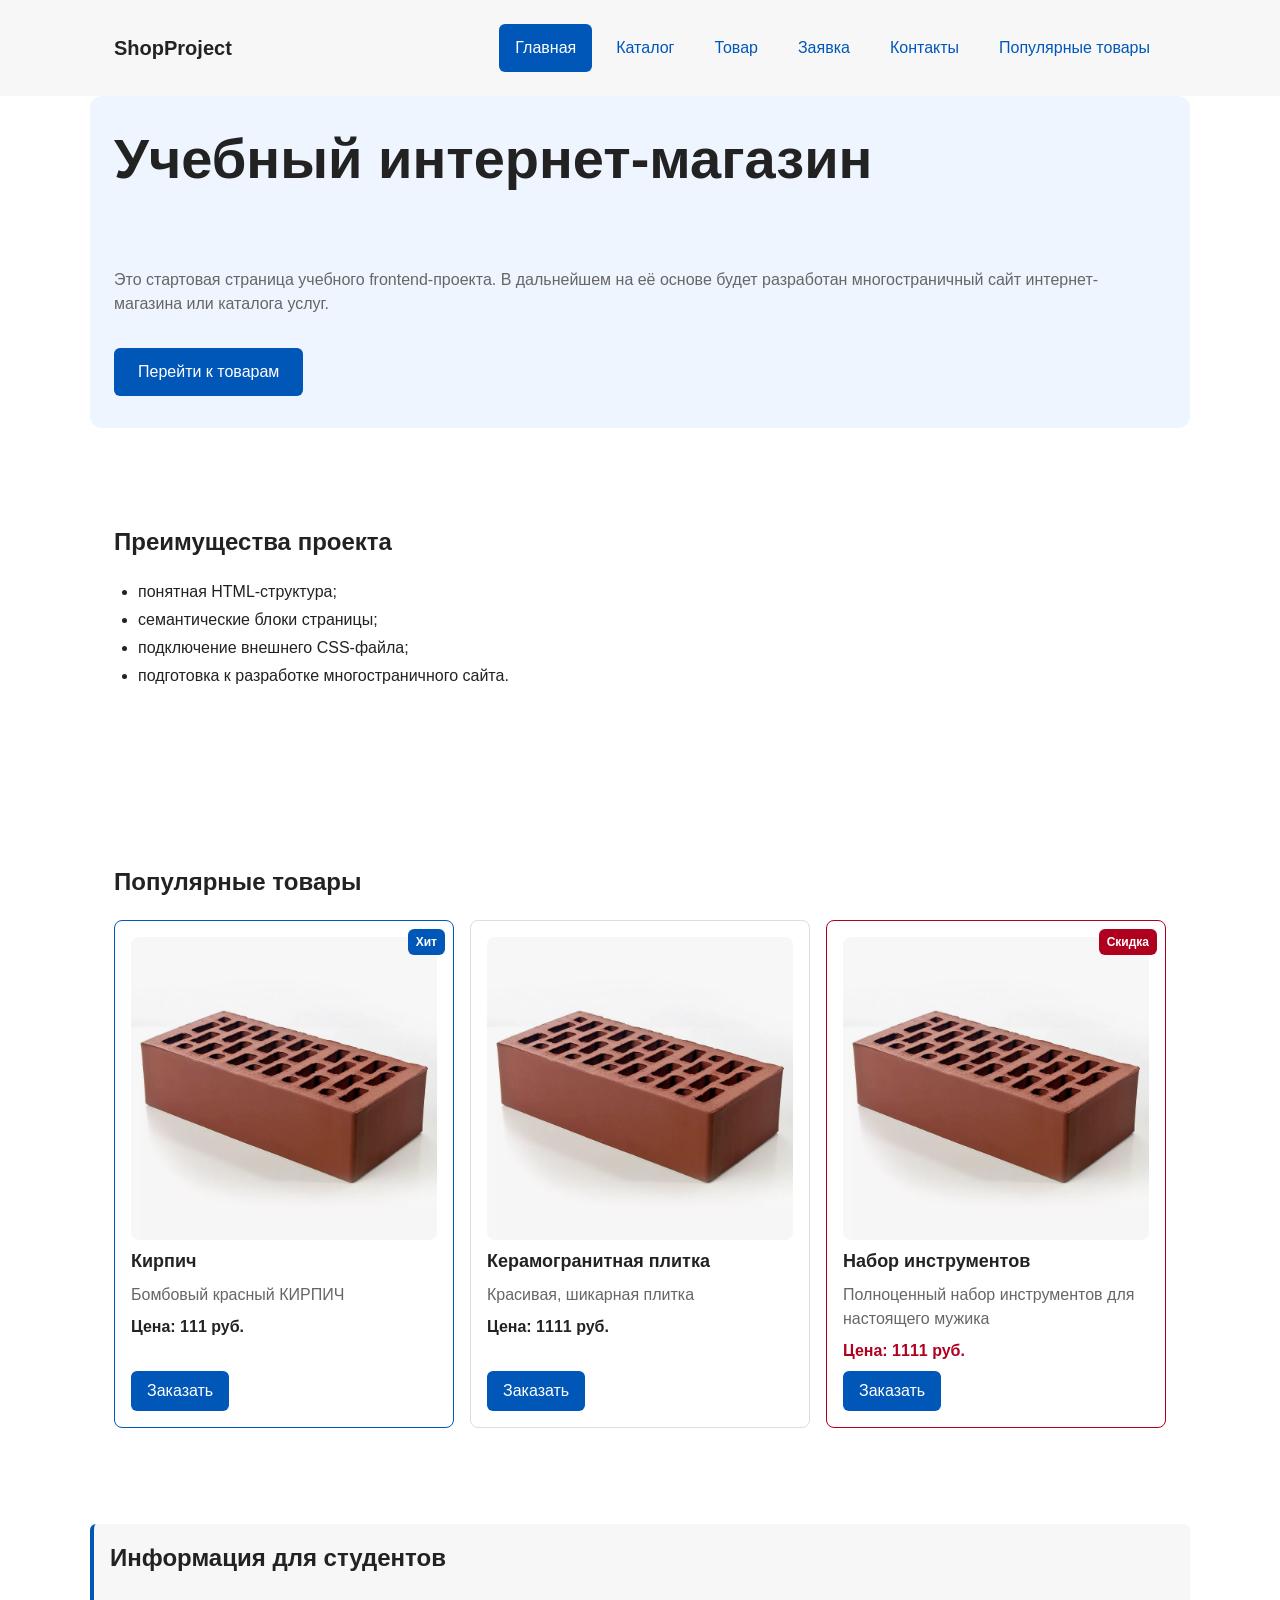
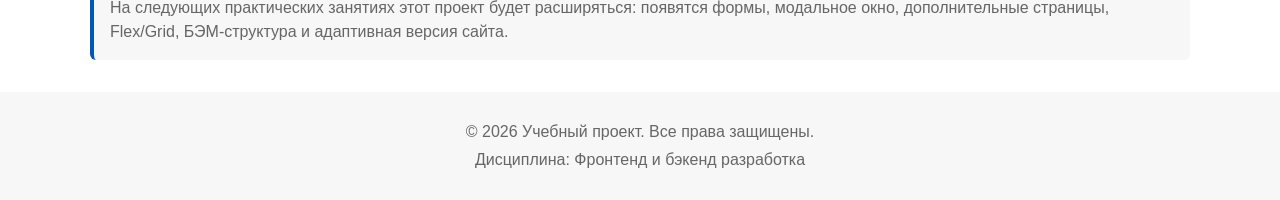
<file: index.html>
<!DOCTYPE html>
<html lang="ru">

<head>
  <meta charset="UTF-8">
  <meta name="viewport" content="width=device-width, initial-scale=1.0">
  <meta name="description" content="Учебный интернет-магазин: главная страница с популярными товарами.">
  <title>Учебный интернет-магазин — Главная</title>
  <link rel="stylesheet" href="css/style.css">
  <link rel="stylesheet" href="css/responsive.css">
</head>

<body>
  <a class="skip-link" href="#main">Перейти к основному содержимому</a>

  <header class="site-header">
    <div class="site-header__inner">
      <a class="site-header__logo" href="index.html">ShopProject</a>

      <nav class="site-nav" aria-label="Основная навигация">
        <ul class="site-nav__list">
          <li class="site-nav__item">
            <a class="site-nav__link site-nav__link--active" href="index.html">Главная</a>
          </li>
          <li class="site-nav__item">
            <a class="site-nav__link" href="catalog.html">Каталог</a>
          </li>
          <li class="site-nav__item">
            <a class="site-nav__link" href="product.html">Товар</a>
          </li>
          <li class="site-nav__item">
            <a class="site-nav__link" href="order.html">Заявка</a>
          </li>
          <li class="site-nav__item">
            <a class="site-nav__link" href="contacts.html">Контакты</a>
          </li>
          <li class="site-nav__item">
            <a class="site-nav__link" href="#popular">Популярные товары</a>
          </li>
        </ul>
      </nav>
    </div>
  </header>

  <main id="main" class="main">
    <section class="hero">
      <div class="hero__content">
        <h1 class="hero__title">Учебный интернет-магазин</h1>
        <p class="hero__text">
          Это стартовая страница учебного frontend-проекта.
          В дальнейшем на её основе будет разработан многостраничный сайт
          интернет-магазина или каталога услуг.
        </p>
        <a class="button button--primary" href="#popular">Перейти к товарам</a>
      </div>
    </section>

    <section class="section" id="advantages">
      <h2 class="section__title">Преимущества проекта</h2>
      <ul class="advantages-list">
        <li class="advantages-list__item">понятная HTML-структура;</li>
        <li class="advantages-list__item">семантические блоки страницы;</li>
        <li class="advantages-list__item">подключение внешнего CSS-файла;</li>
        <li class="advantages-list__item">подготовка к разработке многостраничного сайта.</li>
      </ul>
    </section>

    <section class="section" id="popular">
      <h2 class="section__title">Популярные товары</h2>

      <div class="products-grid">
        <article class="product-card product-card--featured">
          <span class="product-card__badge">Хит</span>
          <img src="img/tovar1.jpg" srcset="img/tovar1.png 480w,
          img/tovar1.jpg 640w,
          img/tovar1.jpg 960w" sizes="(max-width: 639px) 100vw,
         (max-width: 1023px) 50vw,
         33vw" alt="Товар 1" width="640" height="480" loading="lazy" class="product-card__image">
          <h3 class="product-card__title">Кирпич</h3>
          <p class="product-card__description">Бомбовый красный КИРПИЧ</p>
          <p class="product-card__price">Цена: 111 руб.</p>
          <button class="button button--primary product-card__button" type="button" data-product="Оконная рама">
            Заказать
          </button>
        </article>

        <article class="product-card">
          <img src="img/tovar2.png" srcset="img/tovar1.png 480w,
          img/tovar2.png 640w,
          img/tovar2.png 960w" sizes="(max-width: 639px) 100vw,
         (max-width: 1023px) 50vw,
         33vw" alt="Товар 2" width="640" height="480" loading="lazy" class="product-card__image">
          <h3 class="product-card__title">Керамогранитная плитка</h3>
          <p class="product-card__description">Красивая, шикарная плитка</p>
          <p class="product-card__price">Цена: 1111 руб.</p>
          <button class="button button--primary product-card__button" type="button" data-product="Мансардное окно">
            Заказать
          </button>
        </article>

        <article class="product-card product-card--discount">
          <span class="product-card__badge product-card__badge--sale">Скидка</span>
          <img src="img/tovar3.jpg" srcset="img/tovar1.png 480w,
          img/tovar3.jpg 640w,
          img/tovar3.jpg 960w" sizes="(max-width: 639px) 100vw,
         (max-width: 1023px) 50vw,
         33vw" alt="Товар 3" width="640" height="480" loading="lazy" class="product-card__image">
          <h3 class="product-card__title">Набор инструментов</h3>
          <p class="product-card__description">Полноценный набор инструментов для настоящего мужика</p>
          <p class="product-card__price">Цена: 1111 руб.</p>
          <button class="button button--primary product-card__button" type="button" data-product="Жалюзи">
            Заказать
          </button>
        </article>
      </div>
    </section>

    <aside class="aside-info">
      <h2 class="aside-info__title">Информация для студентов</h2>
      <p class="aside-info__text">
        На следующих практических занятиях этот проект будет расширяться:
        появятся формы, модальное окно, дополнительные страницы, Flex/Grid,
        БЭМ-структура и адаптивная версия сайта.
      </p>
    </aside>
    
  </main>

  <footer class="site-footer" id="contacts">
    <p class="site-footer__text">&copy; 2026 Учебный проект. Все права защищены.</p>
    <p class="site-footer__text">Дисциплина: Фронтенд и бэкенд разработка</p>
  </footer>

  <button class="to-top" id="to-top" type="button" aria-label="Наверх">↑</button>

  <dialog class="order-dialog" id="order-dialog" aria-labelledby="order-dialog-title">
    <h2 class="order-dialog__title" id="order-dialog-title">Оформление заявки</h2>

    <form class="order-form" id="order-form" action="#" method="post" novalidate>
      <input id="selected-product" name="selected-product" type="hidden">

      <div class="order-form__field">
        <label class="order-form__label" for="order-name">Имя</label>
        <input class="order-form__input" id="order-name" name="name" type="text" placeholder="Введите ваше имя"
          minlength="2" autocomplete="given-name" required>
      </div>

      <div class="order-form__field">
        <label class="order-form__label" for="order-email">E-mail</label>
        <input class="order-form__input" id="order-email" name="email" type="email" placeholder="example@mail.ru"
          autocomplete="email" required>
      </div>

      <div class="order-form__field">
        <label class="order-form__label" for="order-phone">Телефон</label>
        <input class="order-form__input" id="order-phone" name="phone" type="tel" inputmode="tel"
          placeholder="+7 (900) 000-00-00" pattern="^\+7 \(\d{3}\) \d{3}-\d{2}-\d{2}$" required>
        <small class="order-form__hint">Формат: +7 (900) 000-00-00</small>
      </div>

      <div class="order-form__field">
        <label class="order-form__label" for="order-date">Дата связи</label>
        <input class="order-form__input" id="order-date" name="date" type="date">
      </div>

      <div class="order-form__field">
        <label class="order-form__label" for="order-topic">Тема заявки</label>
        <select class="order-form__select" id="order-topic" name="topic" required>
          <option value="">Выберите тему</option>
          <option value="product">Заказ товара</option>
          <option value="consultation">Консультация</option>
          <option value="delivery">Доставка</option>
        </select>
      </div>

      <div class="order-form__field">
        <label class="order-form__label" for="order-comment">Комментарий</label>
        <textarea class="order-form__textarea" id="order-comment" name="comment" rows="4"
          placeholder="Укажите дополнительную информацию"></textarea>
      </div>

      <div class="order-form__field order-form__field--checkbox">
        <label class="order-form__label order-form__label--checkbox">
          <input class="order-form__checkbox" id="order-agreement" name="agreement" type="checkbox" required>
          Я согласен на обработку данных
        </label>
      </div>

      <div class="order-form__actions">
        <button class="button button--secondary" type="button" id="close-order-dialog">Закрыть</button>
        <button class="button button--primary" type="submit">Отправить заявку</button>
      </div>
    </form>
  </dialog>

  <p class="success-message" id="success-message" hidden>Форма успешно отправлена!</p>

  <script src="js/data.js" defer></script>
  <script src="js/main.js" defer></script>

</body>

</html>
</file>
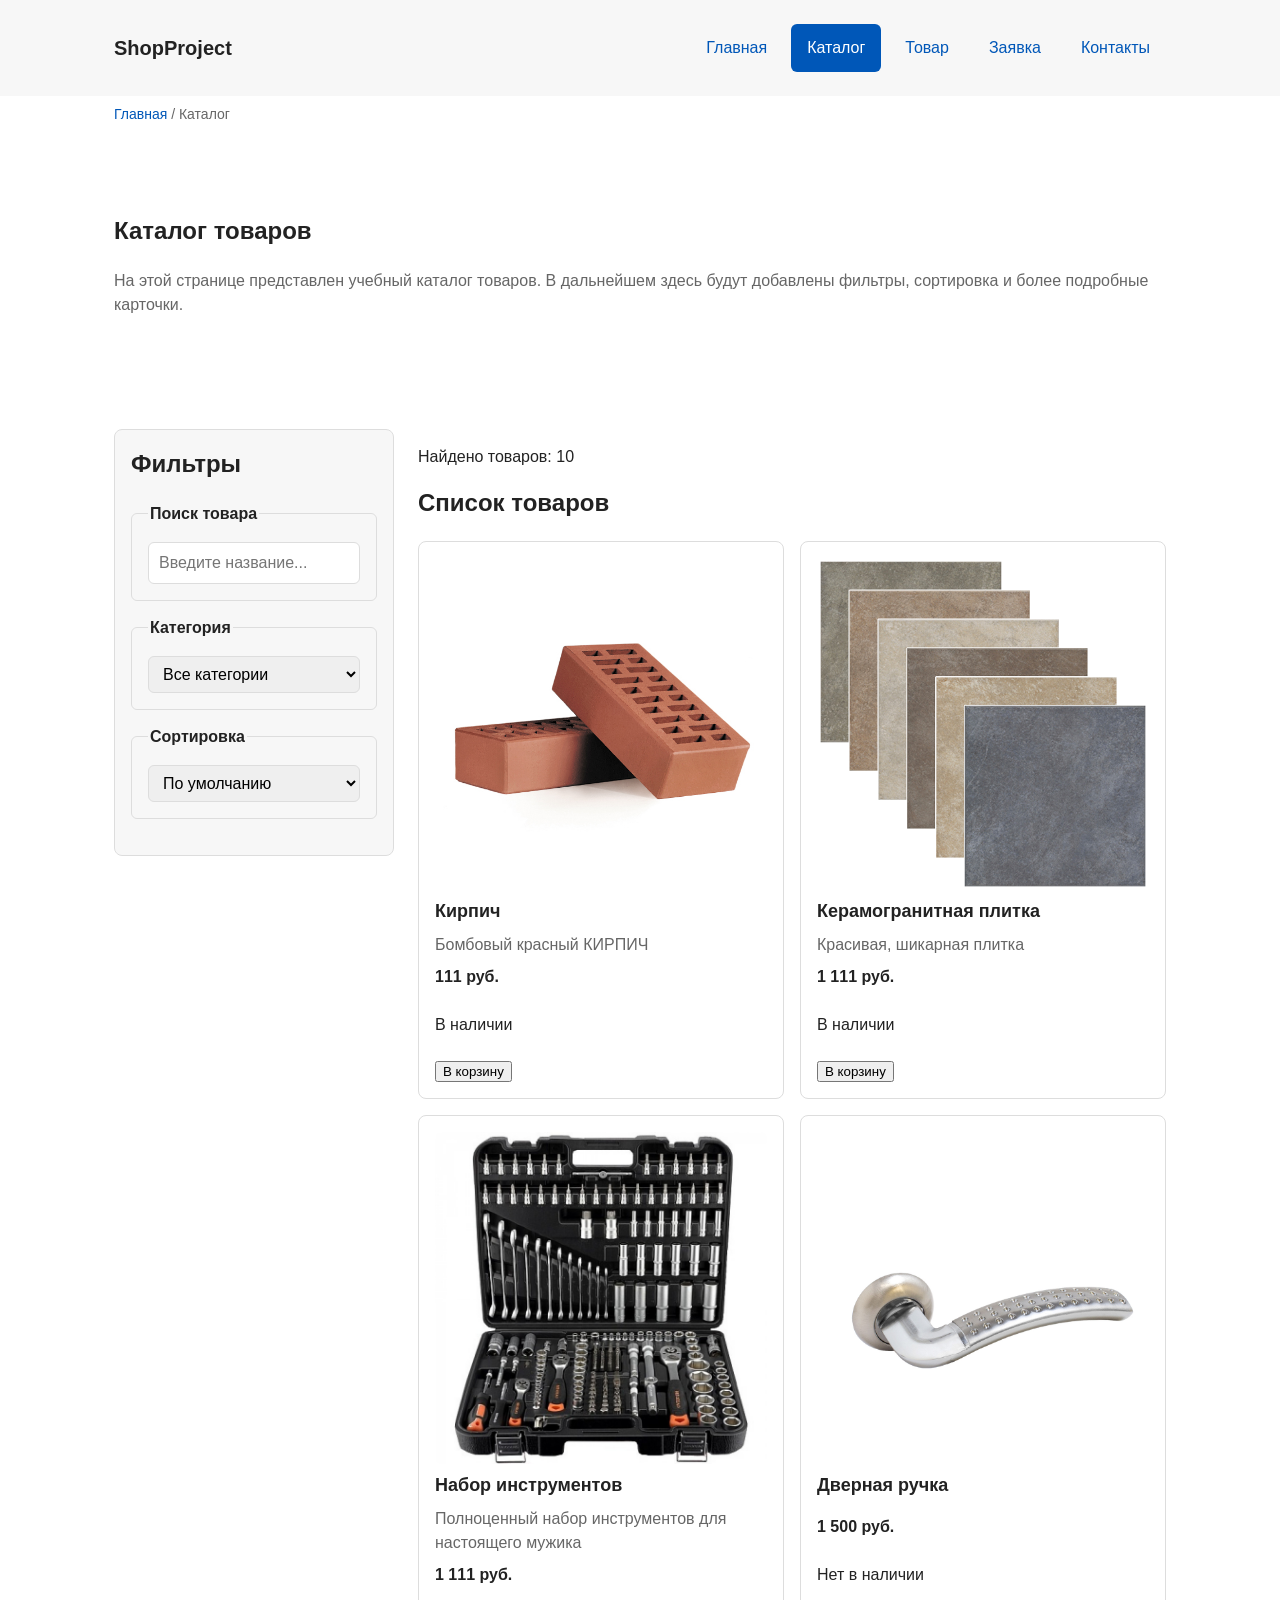
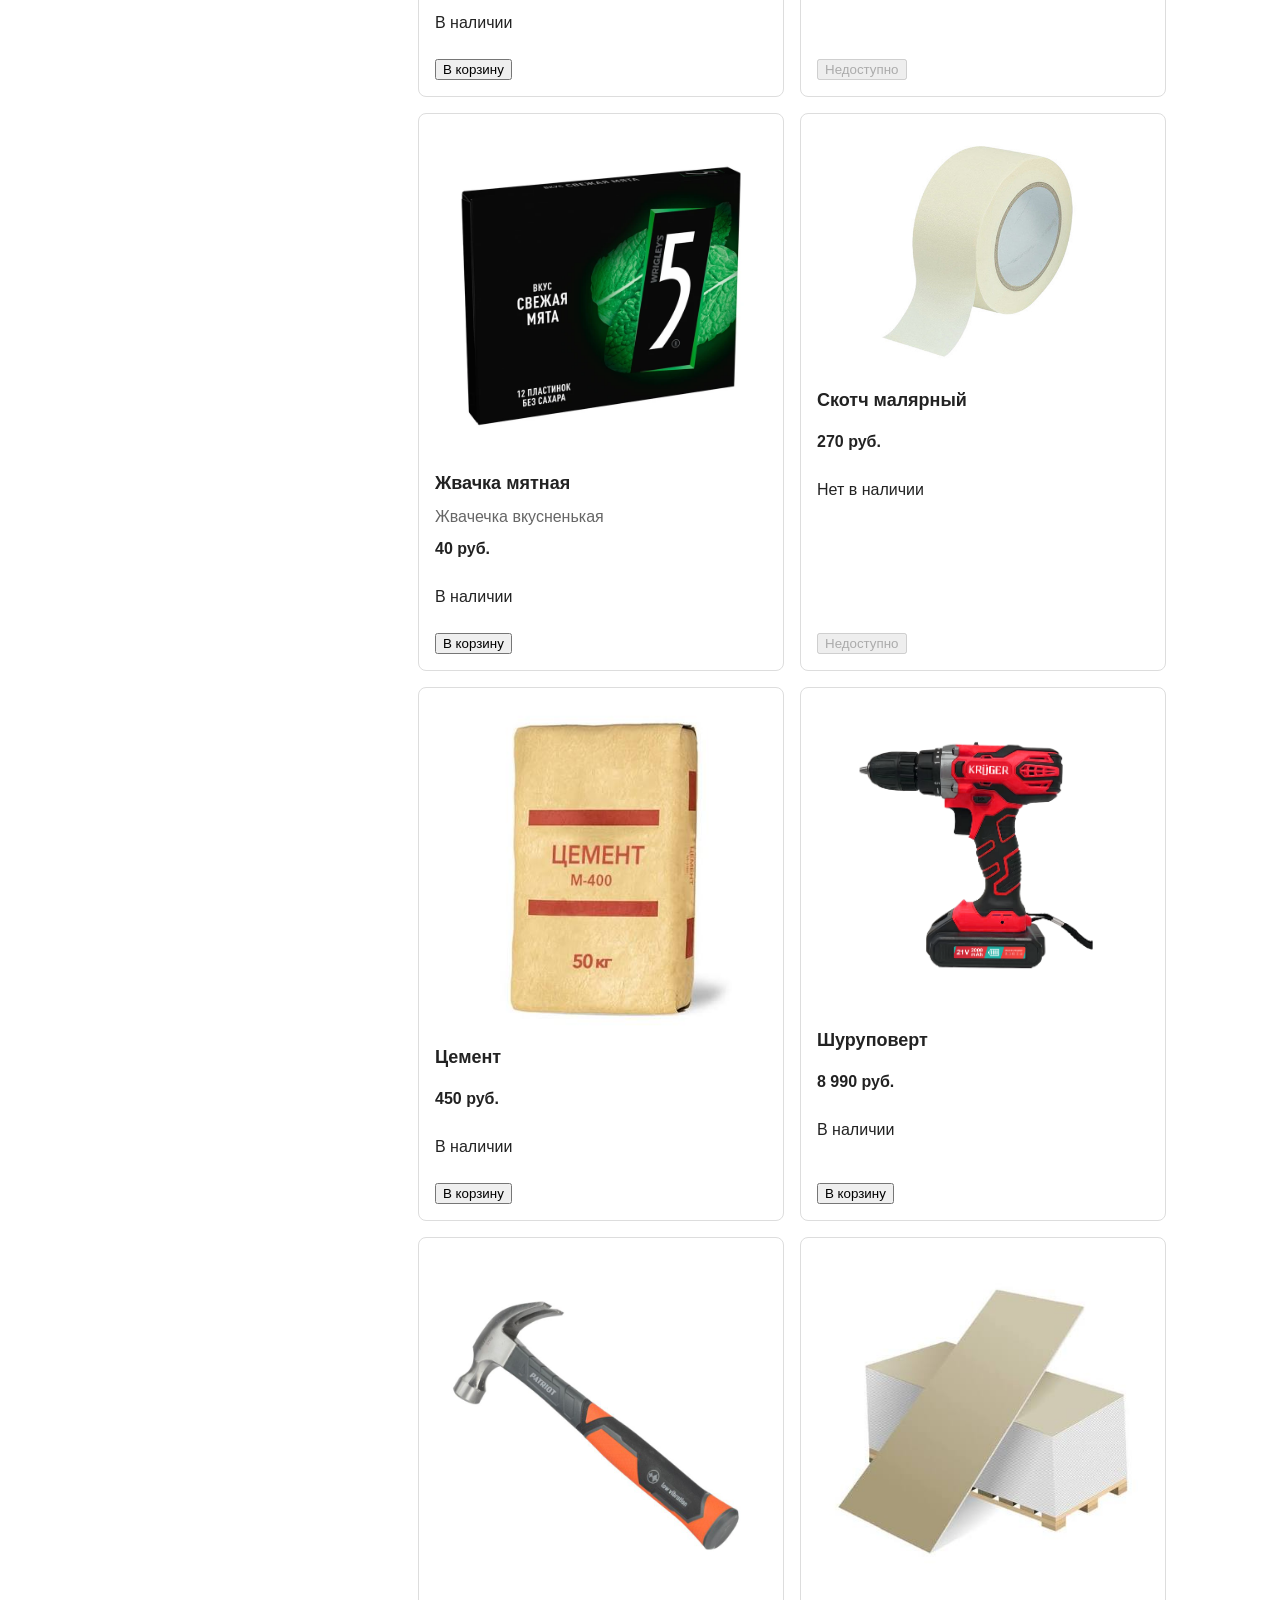
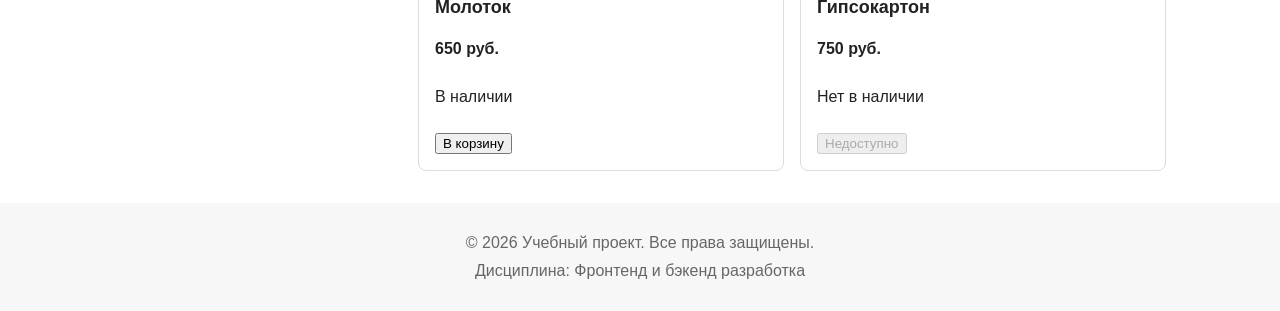
<file: catalog.html>
<!DOCTYPE html>
<html lang="ru">

<head>
  <meta charset="UTF-8">
  <meta name="viewport" content="width=device-width, initial-scale=1.0">
  <meta name="description" content="Каталог товаров учебного интернет-магазина.">
  <title>Каталог товаров — Учебный интернет-магазин</title>
  <link rel="stylesheet" href="css/style.css">
  <link rel="stylesheet" href="css/responsive.css">
</head>

<body>
  <a class="skip-link" href="#main">Перейти к основному содержимому</a>

  <header class="site-header">
    <div class="site-header__inner">
      <a class="site-header__logo" href="index.html">ShopProject</a>
      <nav class="site-nav" aria-label="Основная навигация">
        <ul class="site-nav__list">
          <li class="site-nav__item"><a class="site-nav__link" href="index.html">Главная</a></li>
          <li class="site-nav__item"><a class="site-nav__link site-nav__link--active" href="catalog.html">Каталог</a>
          </li>
          <li class="site-nav__item"><a class="site-nav__link" href="product.html">Товар</a></li>
          <li class="site-nav__item"><a class="site-nav__link" href="order.html">Заявка</a></li>
          <li class="site-nav__item"><a class="site-nav__link" href="contacts.html">Контакты</a></li>
        </ul>
      </nav>
    </div>
  </header>

  <main id="main" class="main">
    <nav class="breadcrumbs" aria-label="Хлебные крошки">
      <a class="breadcrumbs__link" href="index.html">Главная</a>
      <span class="breadcrumbs__current">Каталог</span>
    </nav>

    <section class="section">
      <h1 class="section__title">Каталог товаров</h1>
      <p class="section__text">
        На этой странице представлен учебный каталог товаров.
        В дальнейшем здесь будут добавлены фильтры, сортировка и более
        подробные карточки.
      </p>
    </section>

    <section class="catalog-layout">

      <aside class="catalog-filters">
        <h2 class="catalog-filters__title">Фильтры</h2>

        <section class="catalog-controls" aria-label="Управление каталогом"
          style="display: flex; flex-direction: column; gap: 15px; margin-bottom: 20px;">


          <fieldset class="filters-form__group">
            <legend class="filters-form__legend">Поиск товара</legend>
            <input id="catalog-search" class="filters-form__input" style="width: 100%;" type="search"
              placeholder="Введите название..." autocomplete="off">
          </fieldset>


          <fieldset class="filters-form__group">
            <legend class="filters-form__legend">Категория</legend>
            <select id="category-filter" class="filters-form__input" style="width: 100%;">
              <option value="all">Все категории</option>
              <option value="building">Стройматериалы</option>
              <option value="tools">Инструменты</option>
              <option value="food product">Продукты</option>
            </select>
          </fieldset>


          <fieldset class="filters-form__group">
            <legend class="filters-form__legend">Сортировка</legend>
            <select id="sort-select" class="filters-form__input" style="width: 100%;">
              <option value="default">По умолчанию</option>
              <option value="price-asc">Сначала дешевле</option>
              <option value="price-desc">Сначала дороже</option>
              <option value="title-asc">По названию А-Я</option>
            </select>
          </fieldset>

        </section>
      </aside>


      <section class="catalog-products">


        <p class="catalog-count" aria-live="polite"></p>
        <p class="catalog-empty" hidden>По выбранным условиям товары не найдены.</p>

        <!-- Твой заголовок и контейнер -->
        <h2 class="section__title">Список товаров</h2>
        <p id="cart-message" style="color: green; font-weight: bold; margin-bottom: 15px;"></p>
        <div class="products-grid" data-products-container>
          <!-- Сюда JS вставит карточки -->
        </div>
      </section>

    </section>
  </main>

  <footer class="site-footer">
    <p class="site-footer__text">&copy; 2026 Учебный проект. Все права защищены.</p>
    <p class="site-footer__text">Дисциплина: Фронтенд и бэкенд разработка</p>
  </footer>

  <button class="to-top" id="to-top" type="button" aria-label="Наверх">↑</button>

  <script src="js/data.js" defer></script>
  <script src="js/catalog.js" defer></script>
</body>

</html>
</file>
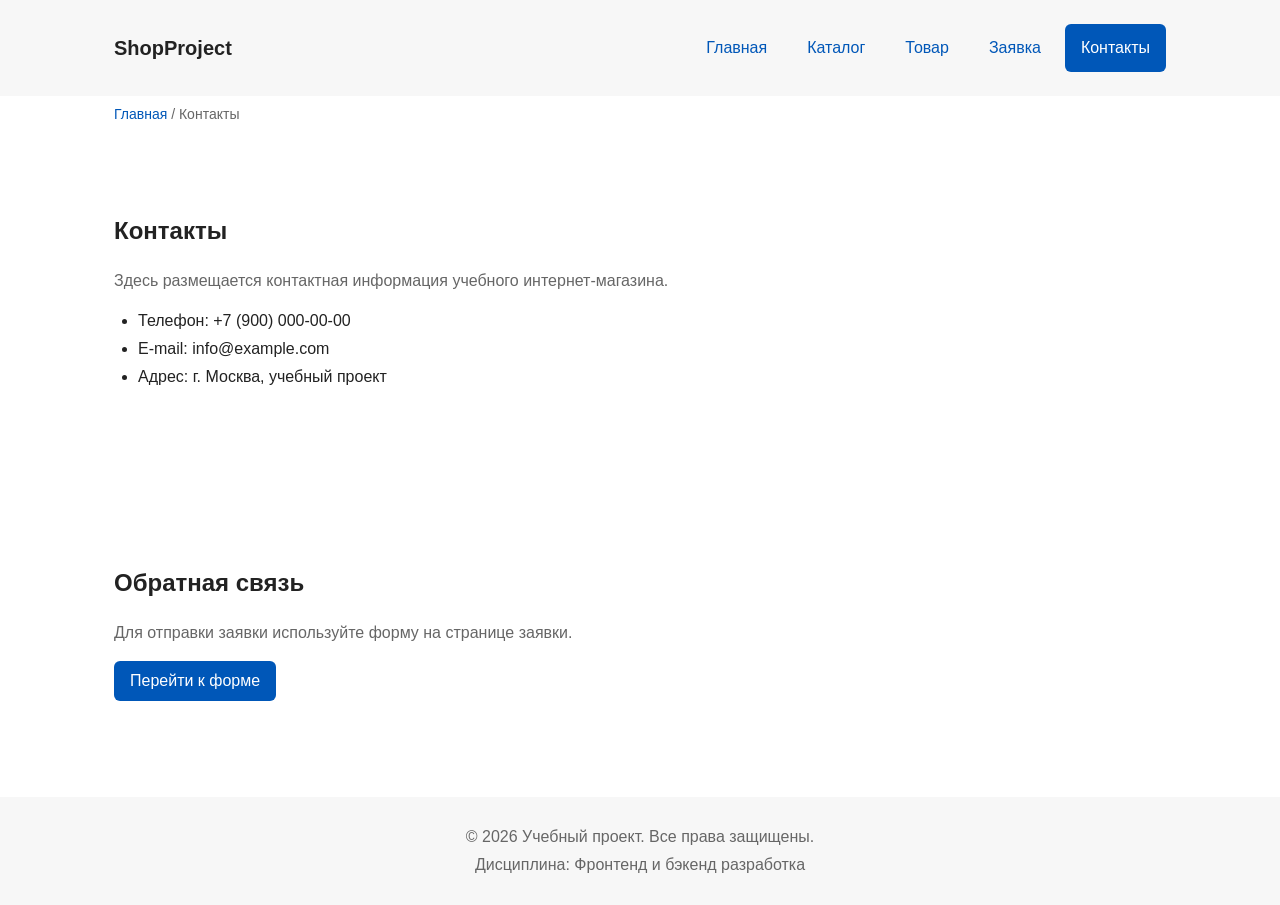
<file: contacts.html>
<!DOCTYPE html>
<html lang="ru">
<head>
  <meta charset="UTF-8">
  <meta name="viewport" content="width=device-width, initial-scale=1.0">
  <meta name="description" content="Контактная информация учебного интернет-магазина.">
  <title>Контакты — Учебный интернет-магазин</title>
  <link rel="stylesheet" href="css/style.css">
  <link rel="stylesheet" href="css/responsive.css">
</head>
<body>
  <a class="skip-link" href="#main">Перейти к основному содержимому</a>

  <header class="site-header">
    <div class="site-header__inner">
      <a class="site-header__logo" href="index.html">ShopProject</a>

      <nav class="site-nav" aria-label="Основная навигация">
        <ul class="site-nav__list">
          <li class="site-nav__item"><a class="site-nav__link" href="index.html">Главная</a></li>
          <li class="site-nav__item"><a class="site-nav__link" href="catalog.html">Каталог</a></li>
          <li class="site-nav__item"><a class="site-nav__link" href="product.html">Товар</a></li>
          <li class="site-nav__item"><a class="site-nav__link" href="order.html">Заявка</a></li>
          <li class="site-nav__item"><a class="site-nav__link site-nav__link--active" href="contacts.html">Контакты</a></li>
        </ul>
      </nav>
    </div>
  </header>

  <main id="main" class="main">
    <nav class="breadcrumbs" aria-label="Хлебные крошки">
      <a class="breadcrumbs__link" href="index.html">Главная</a>
      <span class="breadcrumbs__current">Контакты</span>
    </nav>

    <section class="section">
      <h1 class="section__title">Контакты</h1>
      <p class="section__text">Здесь размещается контактная информация учебного интернет-магазина.</p>

      <ul class="contacts-list">
        <li class="contacts-list__item">Телефон: +7 (900) 000-00-00</li>
        <li class="contacts-list__item">E-mail: info@example.com</li>
        <li class="contacts-list__item">Адрес: г. Москва, учебный проект</li>
      </ul>
    </section>

    <section class="section" id="feedback">
      <h2 class="section__title">Обратная связь</h2>
      <p class="section__text">Для отправки заявки используйте форму на странице заявки.</p>
      <a class="button button--primary" href="order.html">Перейти к форме</a>
    </section>
  </main>

  <footer class="site-footer">
    <p class="site-footer__text">&copy; 2026 Учебный проект. Все права защищены.</p>
    <p class="site-footer__text">Дисциплина: Фронтенд и бэкенд разработка</p>
  </footer>

  <button class="to-top" id="to-top" type="button" aria-label="Наверх">↑</button>

</body>
</html>
</file>
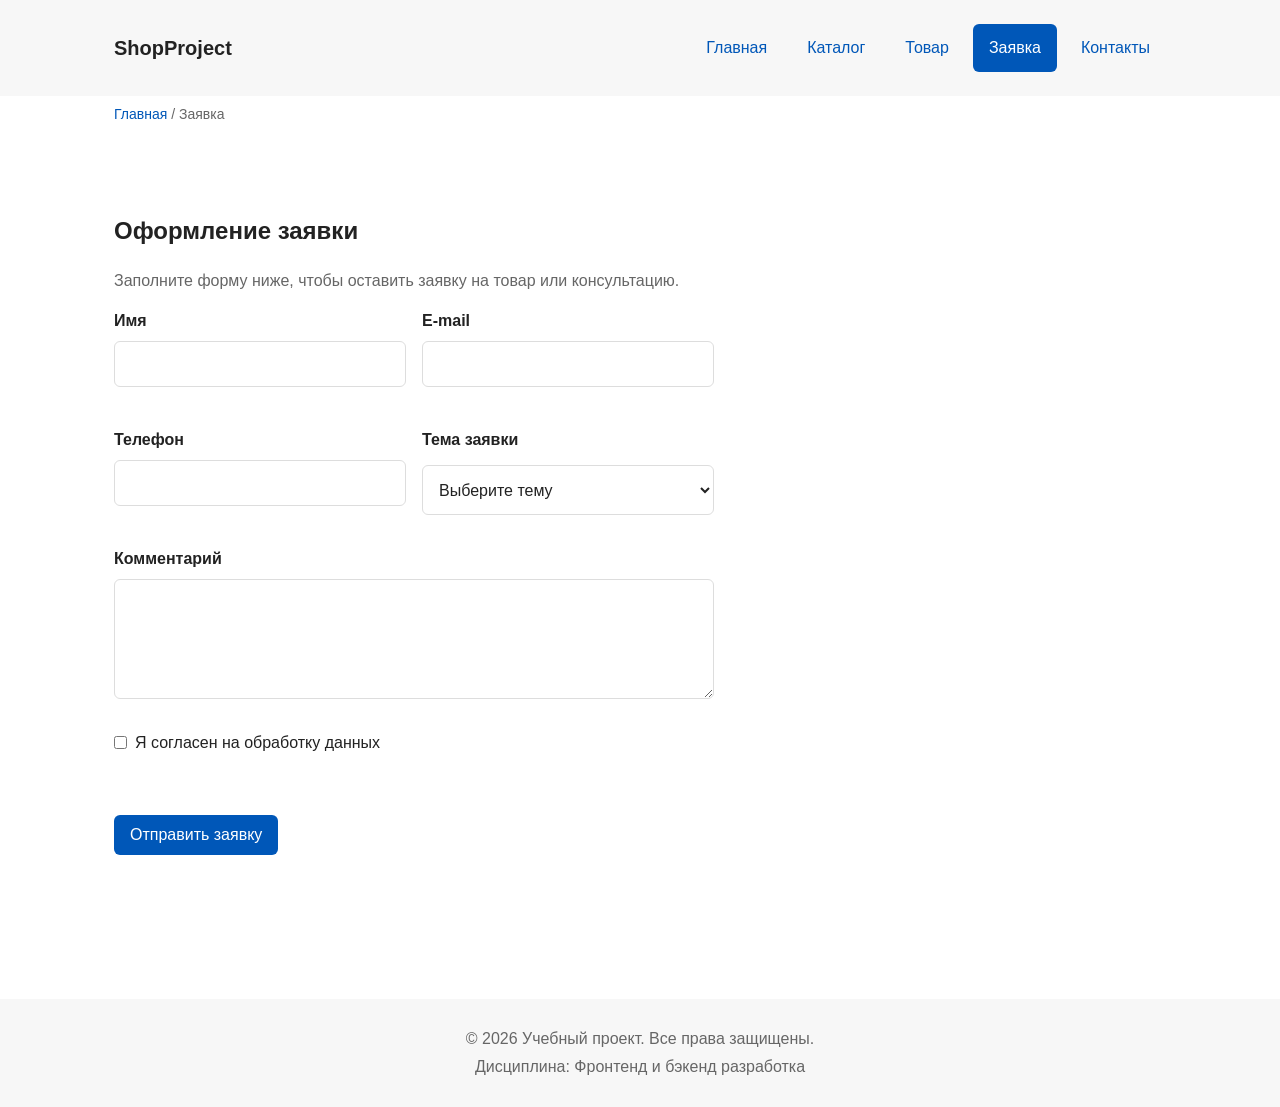
<file: order.html>
<!DOCTYPE html>
<html lang="ru">
<head>
  <meta charset="UTF-8">
  <meta name="viewport" content="width=device-width, initial-scale=1.0">
  <meta name="description" content="Оформление заявки в учебном интернет-магазине.">
  <title>Оформление заявки — Учебный интернет-магазин</title>
  <link rel="stylesheet" href="css/style.css">
  <link rel="stylesheet" href="css/responsive.css">
  <script src="js/main.js" defer></script>
</head>
<body>
  <a class="skip-link" href="#main">Перейти к основному содержимому</a>

  <header class="site-header">
    <div class="site-header__inner">
      <a class="site-header__logo" href="index.html">ShopProject</a>

      <nav class="site-nav" aria-label="Основная навигация">
        <ul class="site-nav__list">
          <li class="site-nav__item"><a class="site-nav__link" href="index.html">Главная</a></li>
          <li class="site-nav__item"><a class="site-nav__link" href="catalog.html">Каталог</a></li>
          <li class="site-nav__item"><a class="site-nav__link" href="product.html">Товар</a></li>
          <li class="site-nav__item"><a class="site-nav__link site-nav__link--active" href="order.html">Заявка</a></li>
          <li class="site-nav__item"><a class="site-nav__link" href="contacts.html">Контакты</a></li>
        </ul>
      </nav>
    </div>
  </header>

  <main id="main" class="main">
    <nav class="breadcrumbs" aria-label="Хлебные крошки">
      <a class="breadcrumbs__link" href="index.html">Главная</a>
      <span class="breadcrumbs__current">Заявка</span>
    </nav>

    <section class="section">
      <h1 class="section__title">Оформление заявки</h1>
      <p class="section__text">
        Заполните форму ниже, чтобы оставить заявку на товар или консультацию.
      </p>

      <form class="order-form order-form--page" id="order-form-page" action="#" method="post" novalidate>
        <div class="order-form__field">
          <label class="order-form__label" for="order-name-page">Имя</label>
          <input class="order-form__input" id="order-name-page" name="name" type="text" required>
        </div>

        <div class="order-form__field">
          <label class="order-form__label" for="order-email-page">E-mail</label>
          <input class="order-form__input" id="order-email-page" name="email" type="email" required>
        </div>

        <div class="order-form__field">
          <label class="order-form__label" for="order-phone-page">Телефон</label>
          <input class="order-form__input" id="order-phone-page" name="phone" type="tel" required>
        </div>

        <div class="order-form__field">
          <label class="order-form__label" for="order-topic-page">Тема заявки</label>
          <select class="order-form__select" id="order-topic-page" name="topic" required>
            <option value="">Выберите тему</option>
            <option value="product">Заказ товара</option>
            <option value="consultation">Консультация</option>
            <option value="delivery">Доставка</option>
          </select>
        </div>

        <div class="order-form__field">
          <label class="order-form__label" for="order-comment-page">Комментарий</label>
          <textarea class="order-form__textarea" id="order-comment-page" name="comment" rows="4"></textarea>
        </div>

        <div class="order-form__field order-form__field--checkbox">
          <label class="order-form__label order-form__label--checkbox">
            <input class="order-form__checkbox" type="checkbox" name="agreement" required>
            Я согласен на обработку данных
          </label>
        </div>

        <div class="order-form__actions">
          <button class="button button--primary" type="submit">Отправить заявку</button>
        </div>
      </form>

      <p class="success-message" id="success-message-page" hidden>Форма успешно отправлена!</p>
    </section>
  </main>

  <footer class="site-footer">
    <p class="site-footer__text">&copy; 2026 Учебный проект. Все права защищены.</p>
    <p class="site-footer__text">Дисциплина: Фронтенд и бэкенд разработка</p>
  </footer>

  <button class="to-top" id="to-top" type="button" aria-label="Наверх">↑</button>

  <script src="js/validation.js" defer></script>

</body>
</html>
</file>
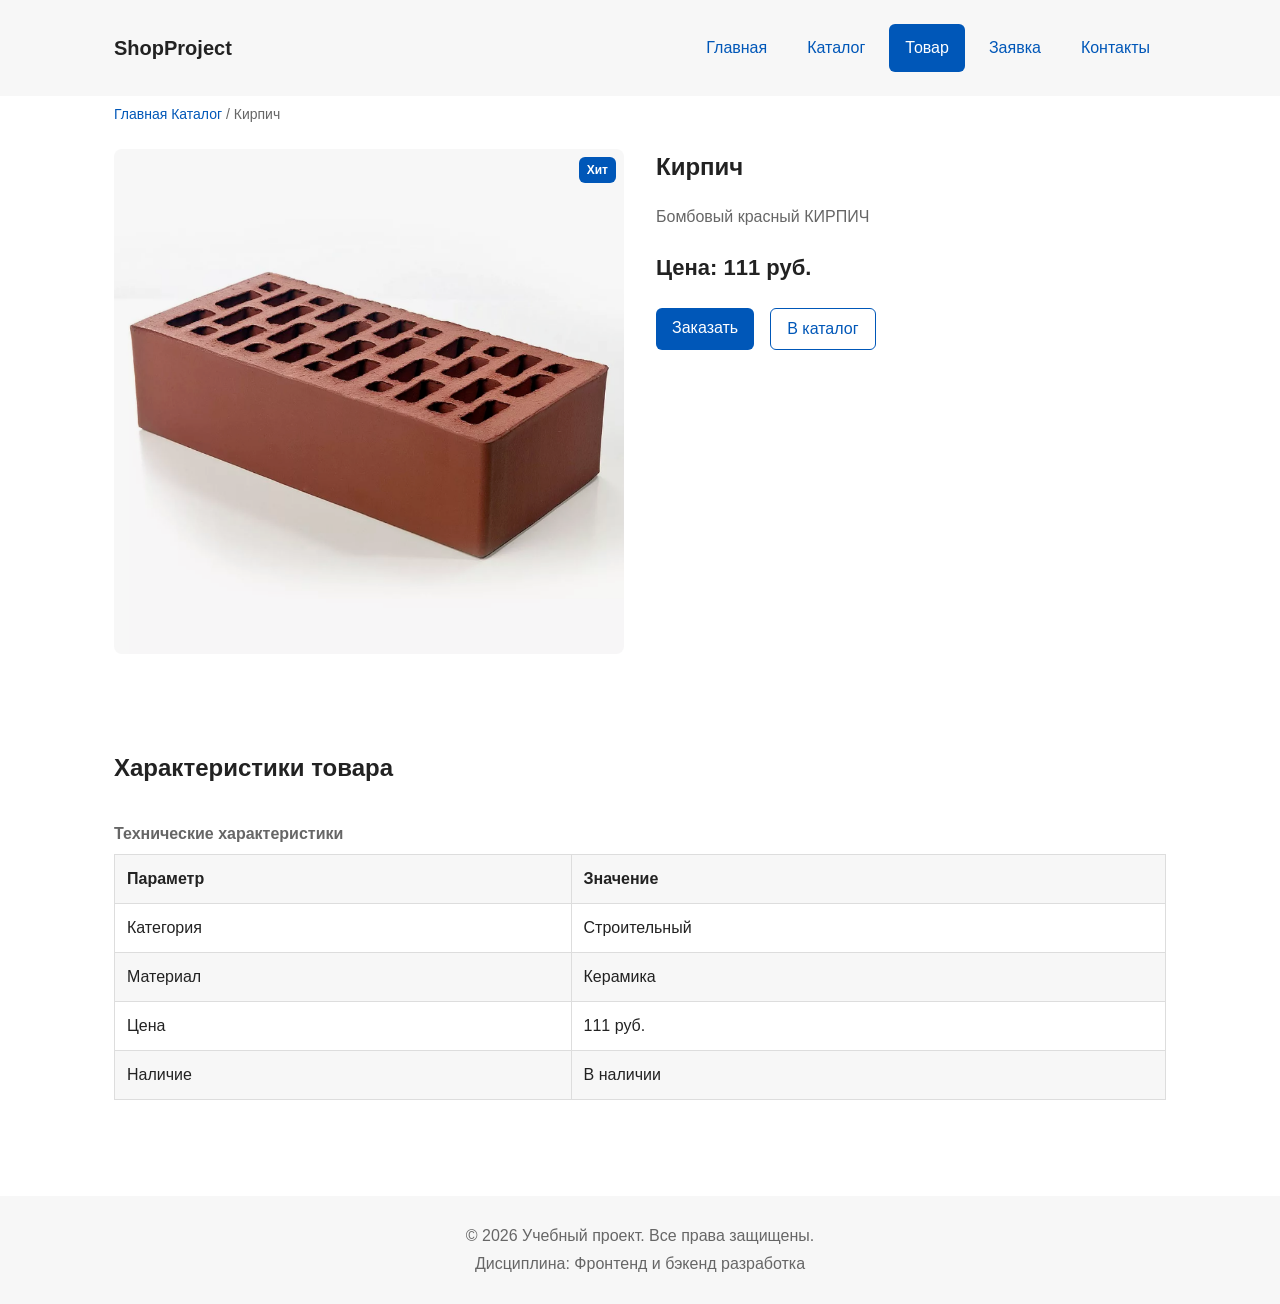
<file: product.html>
<!DOCTYPE html>
<html lang="ru">
<head>
  <meta charset="UTF-8">
  <meta name="viewport" content="width=device-width, initial-scale=1.0">
  <meta name="description" content="Карточка товара: характеристики, цена, заказ.">
  <title>Кирпич — Учебный интернет-магазин</title>
  <link rel="stylesheet" href="css/style.css">
  <link rel="stylesheet" href="css/responsive.css">
  <script src="js/main.js" defer></script>
</head>
<body>
  <a class="skip-link" href="#main">Перейти к основному содержимому</a>


  <header class="site-header">
    <div class="site-header__inner">
      <a class="site-header__logo" href="index.html">ShopProject</a>

      <nav class="site-nav" aria-label="Основная навигация">
        <ul class="site-nav__list">
          <li class="site-nav__item"><a class="site-nav__link" href="index.html">Главная</a></li>
          <li class="site-nav__item"><a class="site-nav__link" href="catalog.html">Каталог</a></li>
          <li class="site-nav__item"><a class="site-nav__link site-nav__link--active" href="product.html">Товар</a></li>
          <li class="site-nav__item"><a class="site-nav__link" href="order.html">Заявка</a></li>
          <li class="site-nav__item"><a class="site-nav__link" href="contacts.html">Контакты</a></li>
        </ul>
      </nav>
    </div>
  </header>

  <main id="main" class="main">
    <nav class="breadcrumbs" aria-label="Хлебные крошки">
      <a class="breadcrumbs__link" href="index.html">Главная</a>
      <a class="breadcrumbs__link" href="catalog.html">Каталог</a>
      <span class="breadcrumbs__current">Кирпич</span>
    </nav>

    <section class="product-detail">
      <div class="product-detail__media">
        <span class="product-card__badge">Хит</span>
        <img src="img/tovar1.jpg" srcset="img/tovar1.png 480w,
          img/tovar1.jpg 640w,
          img/tovar1.jpg 960w" sizes="(max-width: 639px) 100vw,
         (max-width: 1023px) 50vw,
         33vw" alt="Товар 1" width="640" height="480" loading="lazy" class="product-card__image">
      </div>

      <div class="product-detail__info">
        <h1 class="product-detail__title">Кирпич</h1>
        <p class="product-detail__description">
          Бомбовый красный КИРПИЧ
        </p>
        <p class="product-detail__price">Цена: 111 руб.</p>

        <div class="product-detail__actions">
          <a class="button button--primary" href="order.html">Заказать</a>
          <a class="button button--secondary" href="catalog.html">В каталог</a>
        </div>
      </div>
    </section>

    <section class="section">
      <h2 class="section__title">Характеристики товара</h2>
      <div class="table-wrapper">
        <table class="product-table">
          <caption class="product-table__caption">Технические характеристики</caption>
          <thead class="product-table__head">
            <tr>
              <th class="product-table__th">Параметр</th>
              <th class="product-table__th">Значение</th>
            </tr>
          </thead>
          <tbody class="product-table__body">
            <tr class="product-table__row">
              <td class="product-table__td">Категория</td>
              <td class="product-table__td">Строительный</td>
            </tr>
            <tr class="product-table__row">
              <td class="product-table__td">Материал</td>
              <td class="product-table__td">Керамика</td>
            </tr>
            <tr class="product-table__row">
              <td class="product-table__td">Цена</td>
              <td class="product-table__td">111 руб.</td>
            </tr>
            <tr class="product-table__row">
              <td class="product-table__td">Наличие</td>
              <td class="product-table__td">В наличии</td>
            </tr>
          </tbody>
        </table>
      </div>
    </section>
  </main>

  <footer class="site-footer">
    <p class="site-footer__text">&copy; 2026 Учебный проект. Все права защищены.</p>
    <p class="site-footer__text">Дисциплина: Фронтенд и бэкенд разработка</p>
  </footer>

  <button class="to-top" id="to-top" type="button" aria-label="Наверх">↑</button>

</body>
</html>
</file>
<file: css/style.css>
/* =========================================================
   1. Переменные проекта
   ========================================================= */
:root {
  --color-bg: #ffffff;
  --color-text: #222222;
  --color-muted: #666666;
  --color-primary: #0057b8;
  --color-primary-dark: #003f86;
  --color-border: #dddddd;
  --color-surface: #f7f7f7;
  --color-surface-accent: #eef5ff;
  --color-danger: #b00020;
  --color-success: #168a2f;
  --color-success-bg: #eefaf0;
  --color-white: #ffffff;

  --space-xs: 4px;
  --space-sm: 8px;
  --space-md: 16px;
  --space-lg: 24px;
  --space-xl: 32px;

  --radius-sm: 6px;
  --radius-md: 8px;
  --radius-lg: 12px;

  --container-width: 1100px;
}

/* =========================================================
   2. Базовые стили
   ========================================================= */
*,
*::before,
*::after {
  box-sizing: border-box;
}

html {
  scroll-behavior: smooth;
}

body {
  margin: 0;
  font-family: Arial, sans-serif;
  line-height: 1.5;
  color: var(--color-text);
  background-color: var(--color-bg);
}

a {
  color: var(--color-primary);
  text-decoration: none;
}

a:hover {
  color: var(--color-primary-dark);
}

a:focus-visible,
button:focus-visible,
input:focus-visible,
select:focus-visible,
textarea:focus-visible {
  outline: 2px solid var(--color-primary);
  outline-offset: 3px;
}

/* =========================================================
   3. Шапка сайта (sticky)
   ========================================================= */
.site-header {
  position: sticky;
  top: 0;
  z-index: 50;
  background-color: var(--color-surface);
}

.site-header__inner {
  max-width: var(--container-width);
  margin: 0 auto;
  padding: var(--space-lg);
  display: flex;
  flex-wrap: wrap;
  justify-content: space-between;
  align-items: center;
  gap: var(--space-md);
}

.site-header__logo {
  font-weight: 700;
  font-size: 20px;
  color: var(--color-text);
  text-decoration: none;
}

/* =========================================================
   4. Навигация
   ========================================================= */
.site-nav__list {
  display: flex;
  flex-wrap: wrap;
  align-items: center;
  gap: var(--space-sm);
  padding: 0;
  margin: 0;
  list-style: none;
}

.site-nav__item {
  display: inline-block;
}

.site-nav__link {
  display: inline-block;
  padding: var(--space-sm) var(--space-md);
  color: var(--color-primary);
  text-decoration: none;
  border-radius: var(--radius-sm);
  transition: background-color 0.2s ease, color 0.2s ease;
}

.site-nav__link:hover {
  color: var(--color-white);
  background-color: var(--color-primary);
}

.site-nav__link--active {
  color: var(--color-white);
  background-color: var(--color-primary);
}

/* =========================================================
   5. Универсальные блоки
   ========================================================= */
.section {
  max-width: var(--container-width);
  margin: 0 auto var(--space-xl);
  padding: 0 var(--space-lg);
}

.section__title {
  margin-top: 0;
  font-size: 24px;
}

.section__text {
  color: var(--color-muted);
}

.hero {
  max-width: var(--container-width);
  margin: 0 auto var(--space-xl);
  padding: var(--space-xl) var(--space-lg);
  background-color: var(--color-surface-accent);
  border-radius: var(--radius-lg);
}

.hero__title {
  margin-top: 0;
}

.hero__text {
  color: var(--color-muted);
}

.aside-info {
  max-width: var(--container-width);
  margin: 0 auto var(--space-xl);
  padding: var(--space-md);
  border-left: 4px solid var(--color-primary);
  background-color: var(--color-surface);
  border-radius: var(--radius-sm);
}

.aside-info__title {
  margin-top: 0;
}

.aside-info__text {
  color: var(--color-muted);
  margin-bottom: 0;
}

.advantages-list {
  padding-left: var(--space-lg);
}

.advantages-list__item {
  margin-bottom: var(--space-xs);
}

/* =========================================================
   6. Сетка товаров
   ========================================================= */
.products-grid {
  display: grid;
  grid-template-columns: repeat(3, 1fr);
  gap: var(--space-lg);
}

/* =========================================================
   7. Карточка товара
   ========================================================= */
.product-card {
  position: relative;
  display: flex;
  flex-direction: column;
  gap: var(--space-sm);
  padding: var(--space-md);
  border: 1px solid var(--color-border);
  border-radius: var(--radius-md);
  background-color: var(--color-bg);
  transition: border-color 0.2s ease;
}

.product-card:hover {
  border-color: var(--color-primary);
}

.product-card--featured {
  border-color: var(--color-primary);
}

.product-card--discount {
  border-color: var(--color-danger);
}

.product-card__image {
  width: 100%;
  height: 200px;
  object-fit: cover;
  border-radius: var(--radius-sm);
  display: block;
}

.product-card__title {
  margin: 0;
  color: var(--color-text);
  font-size: 18px;
}

.product-card__description {
  margin: 0;
  color: var(--color-muted);
}

.product-card__price {
  margin: 0;
  font-weight: 700;
}

.product-card--discount .product-card__price {
  color: var(--color-danger);
}

.product-card__button {
  margin-top: auto;
  align-self: flex-start;
}

.product-card__badge {
  position: absolute;
  top: var(--space-sm);
  right: var(--space-sm);
  z-index: 2;
  padding: 4px 8px;
  font-size: 12px;
  font-weight: 700;
  color: var(--color-white);
  background-color: var(--color-primary);
  border-radius: var(--radius-sm);
}

.product-card__badge--sale {
  background-color: var(--color-danger);
}

/* =========================================================
   8. Хлебные крошки
   ========================================================= */
.breadcrumbs {
  max-width: var(--container-width);
  margin: 0 auto var(--space-md);
  padding: var(--space-sm) var(--space-lg);
  font-size: 14px;
  color: var(--color-muted);
}

.breadcrumbs__link {
  color: var(--color-primary);
}

.breadcrumbs__current::before {
  content: " / ";
  color: var(--color-muted);
}

/* =========================================================
   9. Кнопки
   ========================================================= */
.button {
  display: inline-block;
  padding: var(--space-sm) var(--space-md);
  font: inherit;
  color: var(--color-white);
  background-color: var(--color-primary);
  border: none;
  border-radius: var(--radius-sm);
  text-decoration: none;
  cursor: pointer;
  transition: background-color 0.2s ease, color 0.2s ease;
}

.button--primary {
  color: var(--color-white);
  background-color: var(--color-primary);
}

.button--primary:hover {
  background-color: var(--color-primary-dark);
}

.button--secondary {
  color: var(--color-primary);
  background-color: transparent;
  border: 1px solid var(--color-primary);
}

.button--secondary:hover {
  color: var(--color-white);
  background-color: var(--color-primary);
}

.button:disabled,
.button--disabled {
  opacity: 0.6;
  cursor: not-allowed;
}

/* =========================================================
   10. Форма заявки
   ========================================================= */
.order-form {
  display: block;
}

.order-form--page {
  max-width: 600px;
}

.order-form__field {
  margin-bottom: var(--space-md);
}

.order-form__field--checkbox {
  margin-bottom: var(--space-md);
}

.order-form__label {
  display: block;
  margin-bottom: var(--space-xs);
  font-weight: 600;
}

.order-form__label--checkbox {
  display: flex;
  align-items: center;
  gap: var(--space-sm);
  font-weight: 400;
}

.order-form__input,
.order-form__select,
.order-form__textarea {
  width: 100%;
  padding: 10px 12px;
  font: inherit;
  color: var(--color-text);
  background-color: var(--color-bg);
  border: 1px solid var(--color-border);
  border-radius: var(--radius-sm);
}

.order-form__input:hover,
.order-form__select:hover,
.order-form__textarea:hover {
  border-color: var(--color-primary);
}

.order-form__checkbox {
  width: auto;
  margin: 0;
}

.order-form__hint {
  display: block;
  margin-top: var(--space-xs);
  color: var(--color-muted);
  font-size: 12px;
}

.order-form__actions {
  display: flex;
  gap: var(--space-md);
  margin-top: var(--space-lg);
}

[aria-invalid="true"] {
  border-color: var(--color-danger);
}

/* =========================================================
   11. Модальное окно
   ========================================================= */
.order-dialog {
  position: relative;
  z-index: 200;
  width: min(100% - 32px, 560px);
  padding: var(--space-lg);
  border: none;
  border-radius: var(--radius-lg);
  background-color: var(--color-bg);
}

.order-dialog::backdrop {
  background-color: rgba(0, 0, 0, 0.5);
}

.order-dialog__title {
  margin-top: 0;
}

/* =========================================================
   12. Сообщение об успехе
   ========================================================= */
.success-message {
  max-width: var(--container-width);
  margin: var(--space-lg) auto;
  padding: var(--space-md);
  border-left: 4px solid var(--color-success);
  background-color: var(--color-success-bg);
}

/* =========================================================
   13. Каталог
   ========================================================= */
.catalog-layout {
  max-width: var(--container-width);
  margin: 0 auto var(--space-xl);
  padding: 0 var(--space-lg);
  display: grid;
  grid-template-columns: 260px 1fr;
  grid-template-areas: "filters products";
  gap: var(--space-lg);
}

.catalog-filters {
  grid-area: filters;
  align-self: start;
  position: sticky;
  top: 100px;
  z-index: 10;
  padding: var(--space-md);
  border: 1px solid var(--color-border);
  border-radius: var(--radius-md);
  background-color: var(--color-surface);
}

.catalog-filters__title {
  margin-top: 0;
}

.catalog-products {
  grid-area: products;
}

.filters-form {
  display: grid;
  gap: var(--space-md);
}

.filters-form__group {
  margin: 0;
  padding: var(--space-md);
  border: 1px solid var(--color-border);
  border-radius: var(--radius-sm);
}

.filters-form__legend {
  font-weight: 700;
}

.filters-form__label {
  display: block;
  margin-bottom: var(--space-sm);
}

.filters-form__input {
  width: 100%;
  padding: 8px 10px;
  font: inherit;
  border: 1px solid var(--color-border);
  border-radius: var(--radius-sm);
}

/* =========================================================
   14. Таблица характеристик
   ========================================================= */
.product-table {
  width: 100%;
  border-collapse: collapse;
  margin-top: var(--space-md);
  background-color: var(--color-bg);
}

.product-table__caption {
  caption-side: top;
  text-align: left;
  font-weight: 700;
  margin-bottom: var(--space-sm);
  color: var(--color-muted);
}

.product-table__th,
.product-table__td {
  padding: var(--space-sm) var(--space-md);
  border: 1px solid var(--color-border);
  text-align: left;
}

.product-table__th {
  background-color: var(--color-surface);
  font-weight: 700;
}

.product-table__row:nth-child(even) {
  background-color: var(--color-surface);
}

/* =========================================================
   15. Страница товара
   ========================================================= */
.product-detail {
  max-width: var(--container-width);
  margin: 0 auto var(--space-xl);
  padding: 0 var(--space-lg);
  display: grid;
  grid-template-columns: 1fr 1fr;
  gap: var(--space-xl);
  align-items: start;
}

.product-detail__media {
  position: relative;
}

.product-detail__image {
  width: 100%;
  height: auto;
  border-radius: var(--radius-md);
  display: block;
}

.product-detail__title {
  margin-top: 0;
}

.product-detail__description {
  color: var(--color-muted);
}

.product-detail__price {
  font-size: 22px;
  font-weight: 700;
}

.product-detail__actions {
  display: flex;
  gap: var(--space-md);
  margin-top: var(--space-lg);
}

/* =========================================================
   16. Контакты
   ========================================================= */
.contacts-list {
  padding-left: var(--space-lg);
}

.contacts-list__item {
  margin-bottom: var(--space-xs);
}

/* =========================================================
   17. Подвал
   ========================================================= */
.site-footer {
  padding: var(--space-lg);
  background-color: var(--color-surface);
  text-align: center;
}

.site-footer__text {
  margin: var(--space-xs) 0;
  color: var(--color-muted);
}

/* =========================================================
   18. Кнопка «Наверх» (fixed)
   ========================================================= */
.to-top {
  position: fixed;
  right: var(--space-lg);
  bottom: var(--space-lg);
  z-index: 150;
  width: 44px;
  height: 44px;
  padding: 0;
  font-size: 20px;
  line-height: 1;
  color: var(--color-white);
  background-color: var(--color-primary);
  border: none;
  border-radius: 50%;
  cursor: pointer;
  box-shadow: 0 2px 8px rgba(0, 0, 0, 0.2);
  display: none;
}

.to-top:hover {
  background-color: var(--color-primary-dark);
}

.to-top--visible {
  display: block;
}

/* =========================================================
   19. Якорные ссылки
   ========================================================= */
:target {
  outline: 2px dashed var(--color-primary);
  outline-offset: 4px;
}

/* =========================================================
   20. Адаптив
   ========================================================= */
@media (max-width: 900px) {
  .products-grid {
    grid-template-columns: repeat(2, 1fr);
  }

  .catalog-layout {
    grid-template-columns: 1fr;
    grid-template-areas: "filters" "products";
  }

  .catalog-filters {
    position: static;
  }

  .product-detail {
    grid-template-columns: 1fr;
  }
}

@media (max-width: 600px) {
  .products-grid {
    grid-template-columns: 1fr;
  }

  .site-header__inner {
    flex-direction: column;
    align-items: flex-start;
  }
}

.product-output {
  padding: 16px;
  overflow-x: auto;
  color: #f9fafb;
  background-color: #111827;
  border-radius: 8px;
}
</file>
<file: css/responsive.css>
/*
  Адаптивные стили для контрольной работы №3.
  Подход: Mobile First.
  Базовые стили рассчитаны на мобильный экран.
  Расширения добавляются через min-width медиазапросы.
*/

*, 
*::before, 
*::after {
  box-sizing: border-box;
}

html {
  scroll-behavior: smooth;
}

img, 
video {
  max-width: 100%;
  height: auto;
}

body {
  overflow-x: hidden;
}

.container,
.main,
.section {
  width: min(100% - 32px, 1200px);
  margin-inline: auto;
}

.section {
  padding-block: clamp(24px, 5vw, 64px);
}

.site-nav__list {
  display: flex;
  flex-direction: column;
  gap: var(--space-sm, 8px);
  padding: 0;
  margin: 0;
  list-style: none;
}

.site-nav__link {
  display: block;
  padding: 12px 16px;
}

.site-header {
  position: static;
}

@media (min-width: 768px) {
  .site-nav__list {
    flex-direction: row;
    flex-wrap: wrap;
    align-items: center;
  }
}

@media (min-width: 768px) {
  .site-header {
    position: sticky;
    top: 0;
    z-index: 100;
  }
}

/*
.products-grid {
  display: grid;
  grid-template-columns: 1fr;
  gap: var(--space-md, 16px);
}
*/

/* Универсальная умная сетка для всех страниц */
.products-grid {
  display: grid;
  grid-template-columns: repeat(auto-fill, minmax(260px, 1fr));
  gap: var(--space-md, 16px);
  width: 100%;
}

.product-card {
  min-width: 0;
}

.product-card__title,
.product-card__description {
  overflow-wrap: anywhere;
}

@media (min-width: 640px) {
  .products-grid {
    grid-template-columns: repeat(2, minmax(0, 1fr));
  }
}

@media (min-width: 1024px) {
  .products-grid {
    grid-template-columns: repeat(3, minmax(0, 1fr));
  }
}

@media (min-width: 1280px) {
  .products-grid {
    grid-template-columns: repeat(4, minmax(0, 1fr));
  }
}

.hero {
  display: grid;
  gap: var(--space-lg, 24px);
  align-items: center;
}

.hero__content {
  display: grid;
  gap: var(--space-md, 16px);
}

.hero__title {
  font-size: clamp(28px, 7vw, 56px);
  line-height: 1.1;
}

.hero__image {
  width: 100%;
  max-width: 520px;
  margin-inline: auto;
}

/*
@media (min-width: 900px) {
  .hero {
    grid-template-columns: minmax(0, 1fr) minmax(320px, 520px);
  }
}
*/

.catalog-layout {
  display: grid;
  gap: var(--space-lg, 24px);
}

.catalog-filters {
  order: -1;
}

@media (min-width: 1024px) {
  .catalog-layout {
    grid-template-columns: 280px minmax(0, 1fr);
    align-items: start;
  }

  .catalog-filters {
    position: sticky;
    top: 88px;
    order: initial;
  }
}

.product-card__image {
  display: block;
  width: 100%;
  height: auto; 
  object-fit: cover; 
  border-radius: var(--radius-md, 8px);
}

/*
.product-card__image {
  display: block;
  width: 100%;
  aspect-ratio: 4 / 3;
  object-fit: cover;
  border-radius: var(--radius-md, 8px);
}
*/

.order-form {
  display: grid;
  gap: var(--space-md, 16px);
}

.order-form__field {
  display: grid;
  gap: var(--space-xs, 8px);
}

.order-form__input,
.order-form__textarea,
.order-form__select {
  width: 100%;
  min-height: 44px;
  padding: 10px 12px;
  font: inherit;
}

.order-form__textarea {
  min-height: 120px;
  resize: vertical;
}

@media (min-width: 768px) {
  .order-form {
    grid-template-columns: repeat(2, minmax(0, 1fr));
  }

  .order-form__field:has(.order-form__textarea),
  .order-form__field--checkbox,
  .order-form__actions {
    grid-column: 1 / -1;
  }
}

.table-wrapper {
  width: 100%;
  overflow-x: auto;
  -webkit-overflow-scrolling: touch;
}

.product-table {
  width: 100%;
  min-width: 640px;
  border-collapse: collapse;
}

.product-table th,
.product-table td {
  padding: 12px;
  border: 1px solid var(--color-border, #ddd);
  text-align: left;
}

.order-dialog {
  width: min(100% - 32px, 560px);
  max-height: calc(100vh - 32px);
  overflow: auto;
}

.order-dialog::backdrop {
  background: rgb(0 0 0 / 0.5);
}

.back-to-top {
  position: fixed;
  right: 16px;
  bottom: 16px;
  z-index: 90;
}

@media (min-width: 768px) {
  .back-to-top {
    right: 32px;
    bottom: 32px;
  }
}

/* Делаем кнопку в Hero-блоке компактной */
.hero .button {
  justify-self: start; 
  width: auto;         
  display: inline-block; 
  padding: 12px 24px;  
}

/* Растягиваем секцию с товарами на всю ширину */
#popular {
  width: 100%;
}

/* Убеждаемся, что сетка занимает всё доступное место */
.products-grid {
  width: 100%;
  /* На широких экранах оставляем 3 колонки, чтобы они были крупными */
  grid-template-columns: repeat(auto-fit, minmax(280px, 1fr)); 
}

.skip-link {
  position: absolute;
  left: 16px;
  top: -100px;
  z-index: 1000;
  padding: 8px 12px;
  color: #ffffff;
  background-color: #111111;
  border-radius: 6px;
  text-decoration: none;
}

.skip-link:focus,
.skip-link:focus-visible {
  top: 16px;
}

:focus-visible {
  outline: 3px solid var(--color-primary, #0057b8);
  outline-offset: 3px;
}

.site-nav__link:focus-visible,
.button:focus-visible,
.order-form__input:focus-visible,
.order-form__textarea:focus-visible,
.order-form__select:focus-visible {
  outline: 3px solid var(--color-primary, #0057b8);
  outline-offset: 3px;
}
</file>
